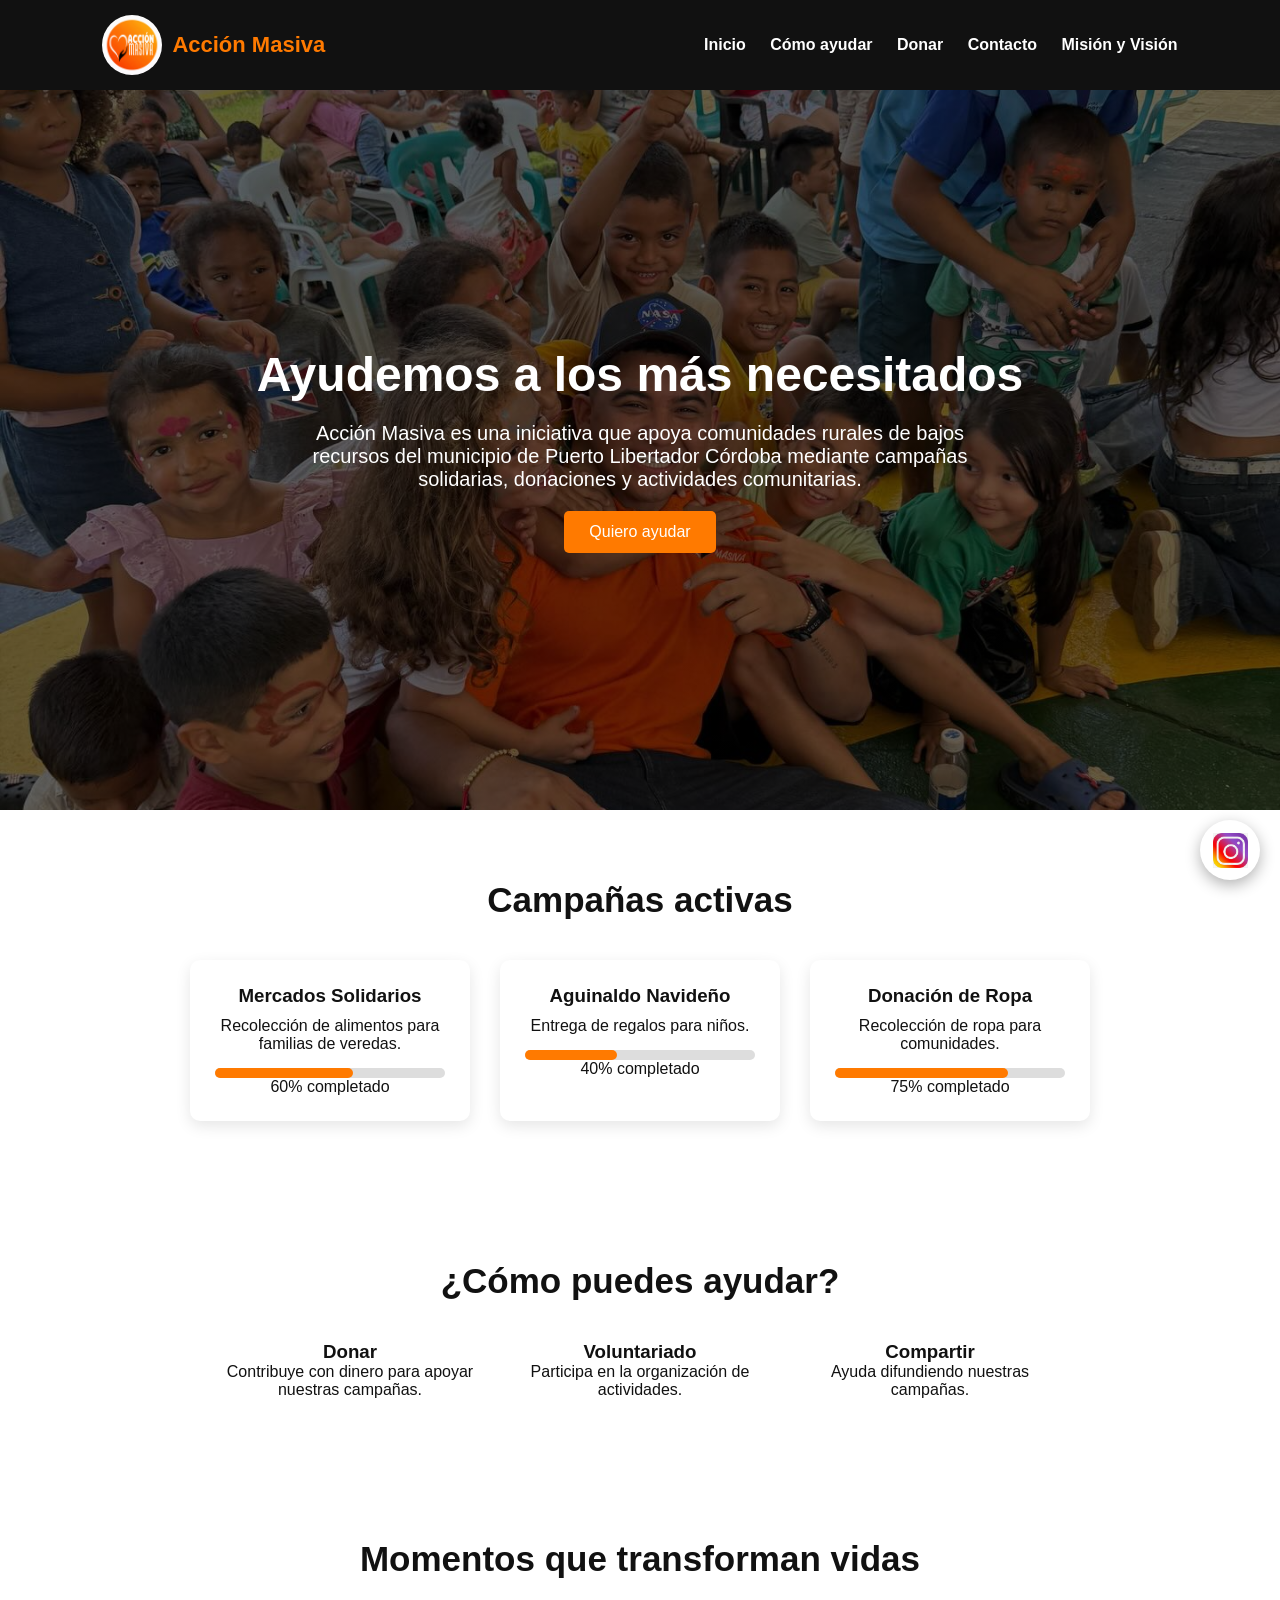
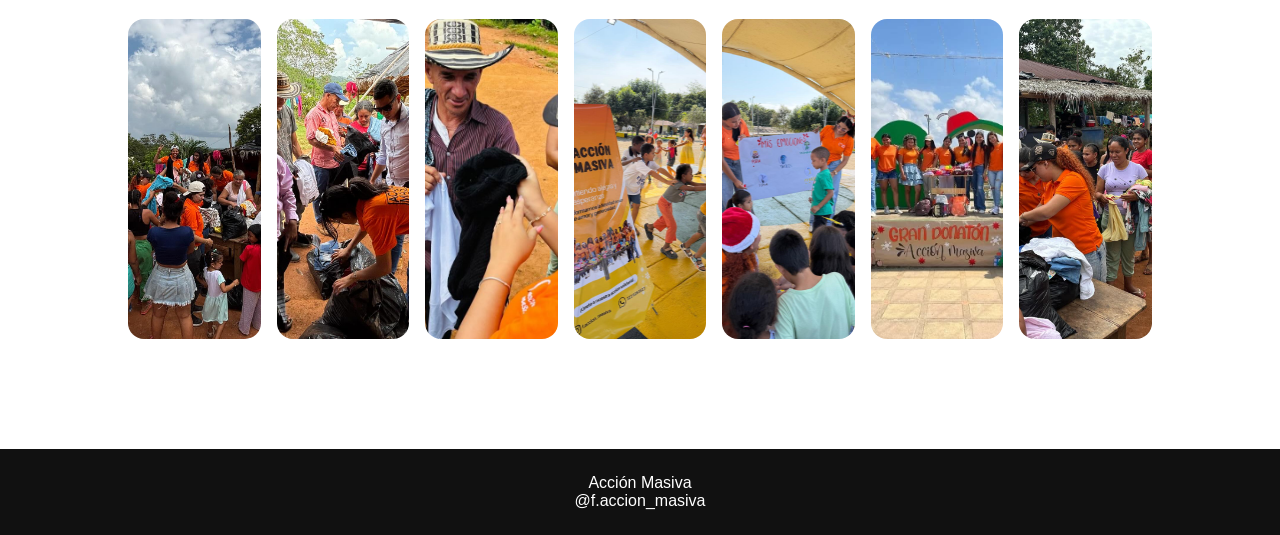
<file: Index.html>
<!DOCTYPE html>
<html lang="es">

<head>
    <meta charset="UTF-8">
    <meta name="viewport" content="width=device-width, initial-scale=1.0">

    <title>Acción Masiva</title>

    <link rel="stylesheet" href="Styles/global.css">
    <link rel="stylesheet" href="Styles/index.css">
</head>

<body>
    <header>
        <div class="logo-container">
            <img src="Imagenes/logo.png" alt="Logo Acción Masiva">
            <span class="logo-text">Acción Masiva</span>
        </div>
        <nav>
            <a href="Index.html">Inicio</a>
            <a href="ComoAyudar.html">Cómo ayudar</a>
            <a href="Donar.html">Donar</a>
            <a href="Contactos.html">Contacto</a>
            <a href="MisionVision.html">Misión y Visión</a>
        </nav>
    </header>


    <section class="hero">
        <div class="hero-content">
            <h2>Ayudemos a los más necesitados</h2>
            <p>
                Acción Masiva es una iniciativa que apoya comunidades rurales de bajos recursos del
                municipio de Puerto Libertador Córdoba
                mediante campañas solidarias, donaciones y actividades comunitarias.
            </p>
            <a href="ComoAyudar.html" class="btn">Quiero ayudar</a>
        </div>
    </section>

    <!-- CAMPAÑAS -->

    <section>
        <h2 class="titulo">Campañas activas</h2>
        <div class="cards">
            <div class="card">
                <h3>Mercados Solidarios</h3>
                <p>Recolección de alimentos para familias de veredas.</p>

                <div class="progress">
                    <div class="progress-bar"></div>
                </div>

                <p>60% completado</p>
            </div>

            <div class="card">
                <h3>Aguinaldo Navideño</h3>
                <p>Entrega de regalos para niños.</p>

                <div class="progress">
                    <div class="progress-bar progreso2"></div>
                </div>

                <p>40% completado</p>
            </div>

            <div class="card">
                <h3>Donación de Ropa</h3>
                <p>Recolección de ropa para comunidades.</p>

                <div class="progress">
                    <div class="progress-bar progreso3"></div>
                </div>
                <p>75% completado</p>
            </div>
        </div>
    </section>

    <!-- COMO AYUDAR -->

    <section>
        <h2 class="titulo">¿Cómo puedes ayudar?</h2>
        <div class="ayuda">
            <div class="ayuda-item">
                <h3>Donar</h3>
                <p>Contribuye con dinero para apoyar nuestras campañas.</p>
            </div>

            <div class="ayuda-item">
                <h3>Voluntariado</h3>
                <p>Participa en la organización de actividades.</p>
            </div>

            <div class="ayuda-item">
                <h3>Compartir</h3>
                <p>Ayuda difundiendo nuestras campañas.</p>
            </div>
        </div>
    </section>


    <section class="galeria">

        <h2 class="titulo">Momentos que transforman vidas</h2>
        <div class="kodfun-galeri">

            <div style="background-image: url('Imagenes/f.accion_masiva_6.jpg');"> </div>
            <div style="background-image: url('Imagenes/f.accion_masiva_8.jpg');"> </div>
            <div style="background-image: url('Imagenes/f.accion_masiva_4.jpg');"> </div>
            <div style="background-image: url('Imagenes/f.accion_masiva_11.jpg');"> </div>
            <div style="background-image: url('Imagenes/f.accion_masiva_1.jpg');"> </div>
            <div style="background-image: url('Imagenes/f.accion_masiva_10.jpg');"> </div>
            <div style="background-image: url('Imagenes/f.accion_masiva_7.jpg');"> </div>

        </div>

    </section>

    <footer>

        <p> Acción Masiva</p>
        <p> @f.accion_masiva </p>

    </footer>

    <a href="https://www.instagram.com/f.accion_masiva" target="_blank" class="ig-float">
        <img src="Imagenes/logoinsta.png" alt="Instagram">
    </a>

</body>

</html>
</file>
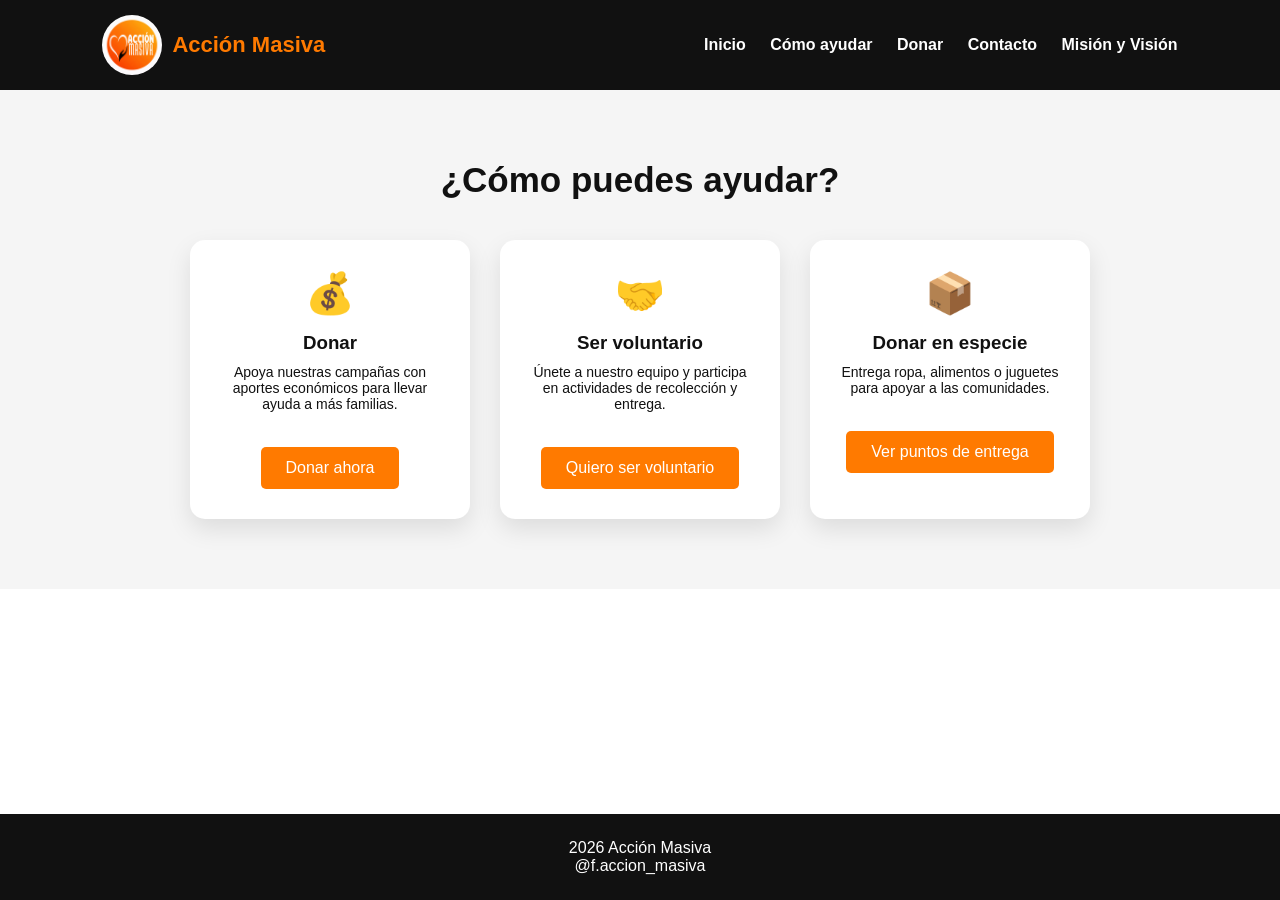
<file: ComoAyudar.html>
<!DOCTYPE html>
<html lang="es">

<head>

    <meta charset="UTF-8">
    <meta name="viewport" content="width=device-width, initial-scale=1.0">

    <title>Acción Masiva</title>

    <link rel="stylesheet" href="Styles/global.css">
    <link rel="stylesheet" href="Styles/ayuda.css">

</head>
<main>

    <body>

        <header>
            <div class="logo-container">
                <img src="Imagenes/logo.png" alt="Logo Acción Masiva">
                <span class="logo-text">Acción Masiva</span>
            </div>

            <nav>
                <a href="Index.html">Inicio</a>
                <a href="ComoAyudar.html">Cómo ayudar</a>
                <a href="Donar.html">Donar</a>
                <a href="Contactos.html">Contacto</a>
                <a href="MisionVision.html">Misión y Visión</a>
            </nav>

        </header>

        <section class="como-ayudar">

            <h2 class="titulo">¿Cómo puedes ayudar?</h2>

            <div class="ayuda-container">

                <div class="ayuda-card">
                    <div class="icono">💰</div>
                    <h3>Donar</h3>
                    <p>Apoya nuestras campañas con aportes económicos para llevar ayuda a más familias.</p>
                    <a href="Donar.html" class="btn">Donar ahora</a>
                </div>

                <div class="ayuda-card">
                    <div class="icono">🤝</div>
                    <h3>Ser voluntario</h3>
                    <p>Únete a nuestro equipo y participa en actividades de recolección y entrega.</p>
                    <a href="Voluntario.html" class="btn">Quiero ser voluntario</a>
                </div>

                <div class="ayuda-card">
                    <div class="icono">📦</div>
                    <h3>Donar en especie</h3>
                    <p>Entrega ropa, alimentos o juguetes para apoyar a las comunidades.</p>
                    <a href="PuntosEntrega.html" class="btn">Ver puntos de entrega</a>
                </div>

            </div>
        </section>
</main>
<footer>

    <p> 2026 Acción Masiva</p>
    <p> @f.accion_masiva </p>

</footer>

</body>

</html>
</file>
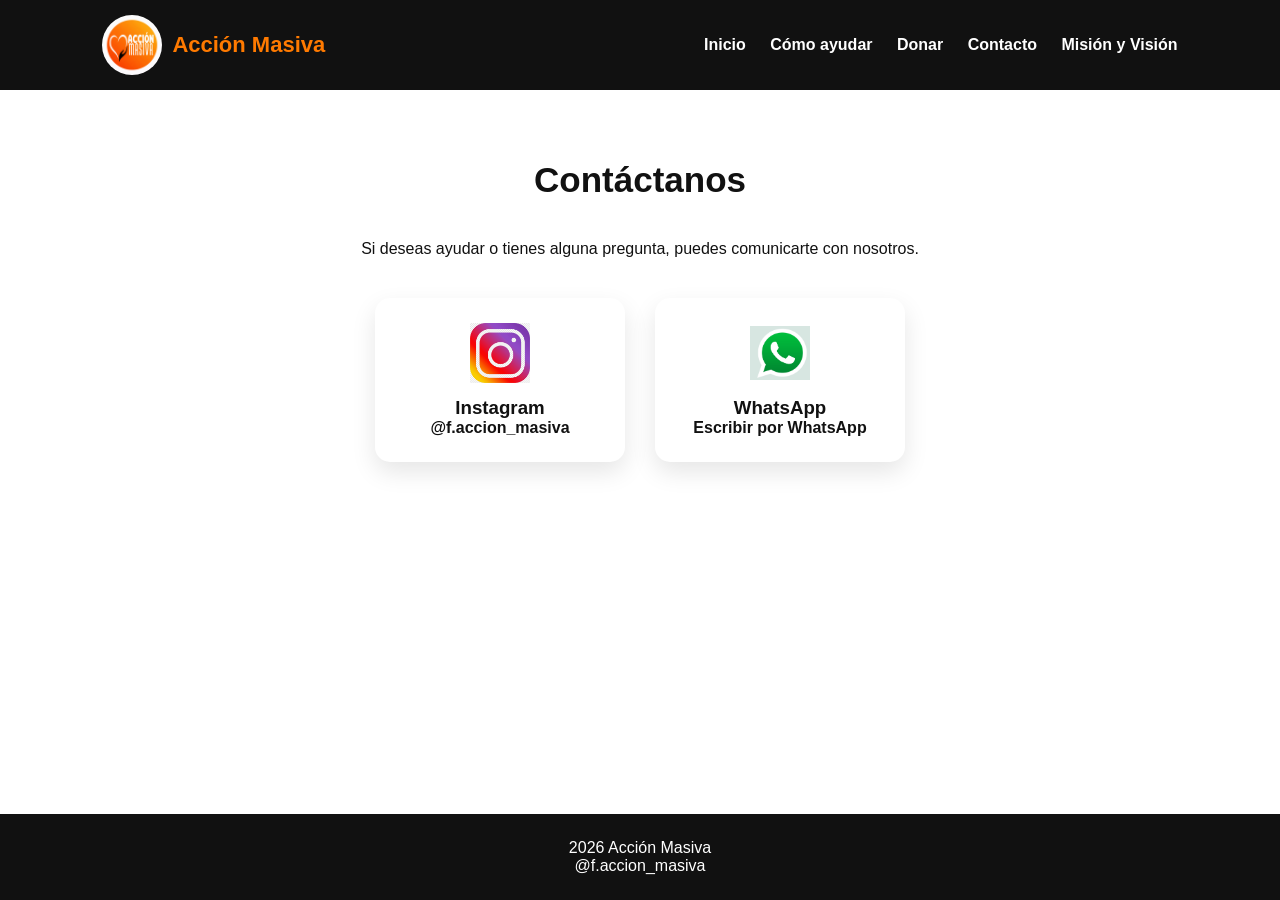
<file: Contactos.html>
<!DOCTYPE html>
<html lang="es">

<head>
    <meta charset="UTF-8">
    <meta name="viewport" content="width=device-width, initial-scale=1.0">

    <title>Acción Masiva</title>

    <link rel="stylesheet" href="Styles/global.css">
    <link rel="stylesheet" href="Styles/contacto.css">
</head>

<main>

    <body>
        <header>
            <div class="logo-container">
                <img src="Imagenes/logo.png" alt="Logo Acción Masiva">
                <span class="logo-text">Acción Masiva</span>
            </div>

            <nav>
                <a href="Index.html">Inicio</a>
                <a href="ComoAyudar.html">Cómo ayudar</a>
                <a href="Donar.html">Donar</a>
                <a href="Contactos.html">Contacto</a>
                <a href="MisionVision.html">Misión y Visión</a>
            </nav>

        </header>

        <section class="contacto">
            <h2 class="titulo">Contáctanos</h2>
            <p class="intro-contacto">
                Si deseas ayudar o tienes alguna pregunta, puedes comunicarte con nosotros.
            </p>

            <div class="contacto-container">

                <div class="contacto-card">
                    <img src="Imagenes/logoinsta.png" class="icono-contacto">
                    <h3>Instagram</h3>
                    <a href="https://www.instagram.com/f.accion_masiva" target="_blank">
                        @f.accion_masiva
                    </a>
                </div>

                <div class="contacto-card">
                    <img src="Imagenes/logowpp.jpg" class="icono-contacto">
                    <h3>WhatsApp</h3>

                    <a href="https://wa.me/573001234567" target="_blank">
                        Escribir por WhatsApp
                    </a>
                </div>
            </div>
        </section>
    
</main>
    </section>
        <footer>

            <p> 2026 Acción Masiva</p>
            <p> @f.accion_masiva </p>

        </footer>
    </section>
</body>
</html>
</file>
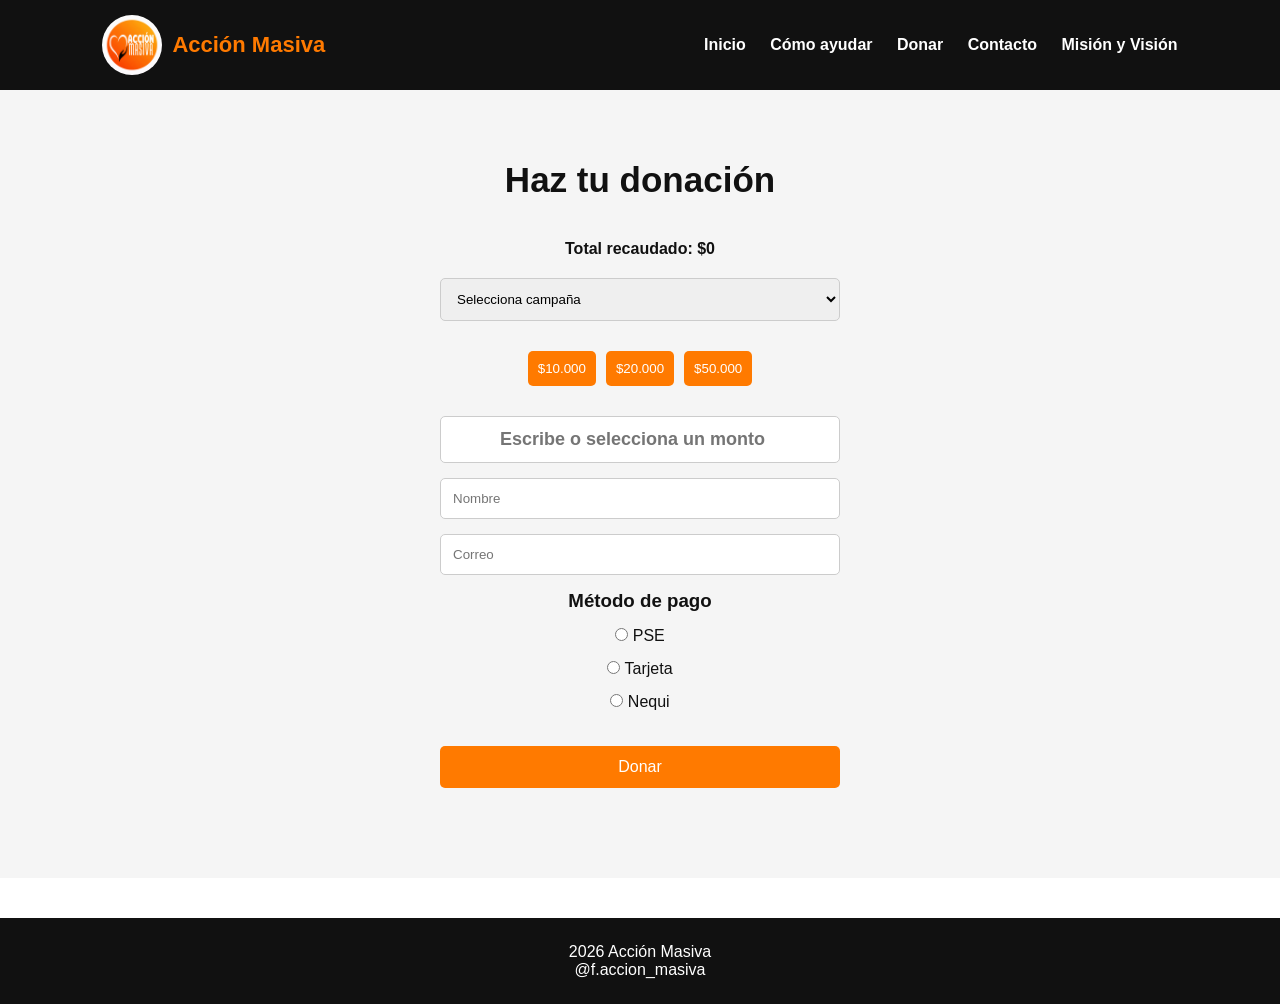
<file: Donar.html>
<!DOCTYPE html>
<html lang="es">

<head>
    <meta charset="UTF-8">
    <meta name="viewport" content="width=device-width, initial-scale=1.0">

    <title>Acción Masiva</title>

    <link rel="stylesheet" href="Styles/global.css">
    <link rel="stylesheet" href="Styles/donar.css">
</head>

<body>
    <header>
        <div class="logo-container">
            <img src="Imagenes/logo.png" alt="Logo Acción Masiva">
            <span class="logo-text">Acción Masiva</span>
        </div>

        <nav>
            <a href="Index.html">Inicio</a>
            <a href="ComoAyudar.html">Cómo ayudar</a>
            <a href="Donar.html">Donar</a>
            <a href="Contactos.html">Contacto</a>
            <a href="MisionVision.html">Misión y Visión</a>
        </nav>
    </header>

    <section class="donar">
        <h2 class="titulo">Haz tu donación</h2>
        <p id="total">Total recaudado: $0</p>

        <form id="formDonacion">

            <select id="campaña">
                <option value="">Selecciona campaña</option>
                <option>Aguinaldo Navideño</option>
                <option>Mercados Solidarios</option>
                <option>Donación de ropa</option>
            </select>

            <div class="montos">
                <button type="button" onclick="seleccionarMonto(10000)">$10.000</button>
                <button type="button" onclick="seleccionarMonto(20000)">$20.000</button>
                <button type="button" onclick="seleccionarMonto(50000)">$50.000</button>
            </div>

            <input type="number" id="monto" placeholder="Escribe o selecciona un monto">

            <input type="text" id="nombre" placeholder="Nombre">
            <input type="email" id="correo" placeholder="Correo">

            <h3>Método de pago</h3>

            <label><input type="radio" name="pago"> PSE</label>
            <label><input type="radio" name="pago"> Tarjeta</label>
            <label><input type="radio" name="pago"> Nequi</label>

            <button type="submit" class="btn">Donar</button>
        </form>

        <!-- MODAL -->
        <div id="modal" class="modal">

            <div class="modal-content">
                <h2>🎉 ¡Gracias por tu donación!</h2>
                <p id="mensajeModal"></p>
                <button onclick="cerrarModal()" class="btn">Cerrar</button>
            </div>

        </div>

        <div id="mensaje" class="mensaje-exito"></div>

    </section>
    <script src="js/script.js"></script>

    <footer>
        <p> 2026 Acción Masiva</p>
        <p> @f.accion_masiva </p>
    </footer>

</body>
</html>
</file>
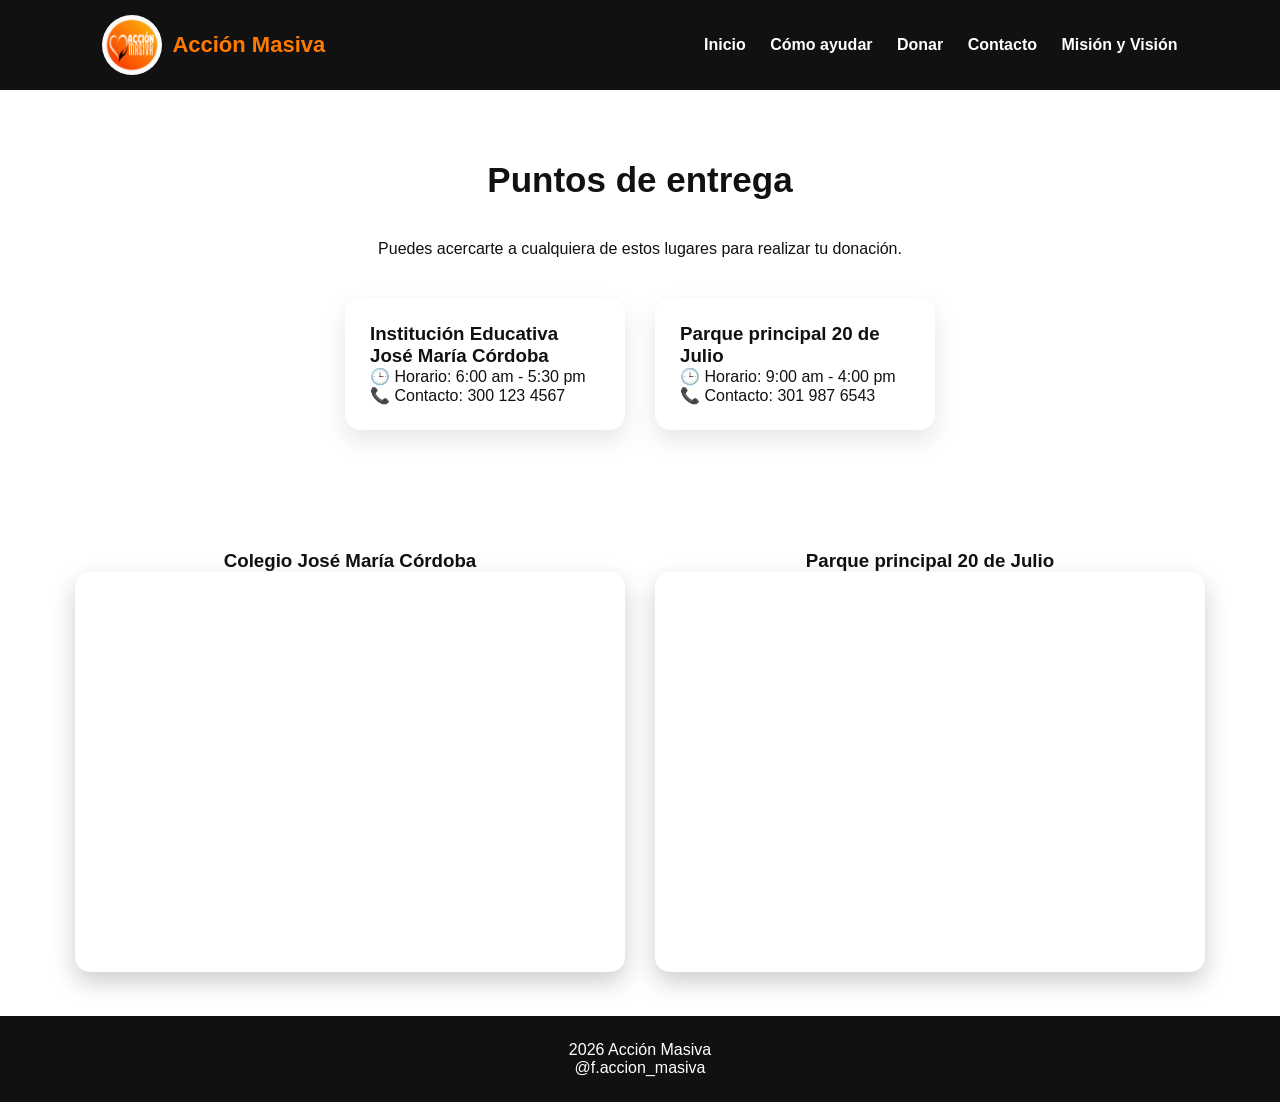
<file: PuntosEntrega.html>
<!DOCTYPE html>
<html lang="es">

<head>

    <meta charset="UTF-8">
    <meta name="viewport" content="width=device-width, initial-scale=1.0">

    <title>Acción Masiva</title>

    <link rel="stylesheet" href="Styles/global.css">
    <link rel="stylesheet" href="Styles/puntos.css">

</head>

<body>

    <header>
        <div class="logo-container">
            <img src="Imagenes/logo.png" alt="Logo Acción Masiva">
            <span class="logo-text">Acción Masiva</span>
        </div>

        <nav>
            <a href="Index.html">Inicio</a>
            <a href="ComoAyudar.html">Cómo ayudar</a>
            <a href="Donar.html">Donar</a>
            <a href="Contactos.html">Contacto</a>
            <a href="MisionVision.html">Misión y Visión</a>
        </nav>

    </header>

    <section class="puntos">

        <h2 class="titulo">Puntos de entrega</h2>

        <p class="intro-puntos">
            Puedes acercarte a cualquiera de estos lugares para realizar tu donación.
        </p>

        <div class="puntos-container">

            <div class="punto-card">
                <h3>Institución Educativa José María Córdoba</h3>
                <p>🕒 Horario: 6:00 am - 5:30 pm</p>
                <p>📞 Contacto: 300 123 4567</p>
            </div>

            <div class="punto-card">
                <h3>Parque principal 20 de Julio</h3>
                <p>🕒 Horario: 9:00 am - 4:00 pm</p>
                <p>📞 Contacto: 301 987 6543</p>
            </div>

        </div>

    </section>

    <div class="mapas-container">
        <div class="mapa-item">
            <h3> Colegio José María Córdoba </h3>
            <iframe
                src="https://www.google.com/maps/embed?pb=!1m18!1m12!1m3!1d3952.03377844593!2d-75.66926014451056!3d7.891534996498038!2m3!1f0!2f0!3f0!3m2!1i1024!2i768!4f13.1!3m3!1m2!1s0x8e5b1f615ea14b89%3A0xdca219e41f4b6e9d!2sColegio%20jose%20maria%20cordoba!5e0!3m2!1ses-419!2sco!4v1773952220874!5m2!1ses-419!2sco"
                loading="lazy" referrerpolicy="no-referrer-when-downgrade">
            </iframe>
        </div>

        <div class="mapa-item">
            <h3> Parque principal 20 de Julio </h3>
            <iframe
                src="https://www.google.com/maps/embed?pb=!1m18!1m12!1m3!1d15808.091497861536!2d-75.6798694302246!3d7.892675400000001!2m3!1f0!2f0!3f0!3m2!1i1024!2i768!4f13.1!3m3!1m2!1s0x8e5b1f831026faf7%3A0xa485e2284578de7b!2sParque%2020%20de%20Julio!5e0!3m2!1ses-419!2sco!4v1773947256120!5m2!1ses-419!2sco"
                loading="lazy" referrerpolicy="no-referrer-when-downgrade">
            </iframe>
        </div>

    </div>

    <footer>

        <p> 2026 Acción Masiva</p>
        <p> @f.accion_masiva </p>

    </footer>

</body>

</html>
</file>
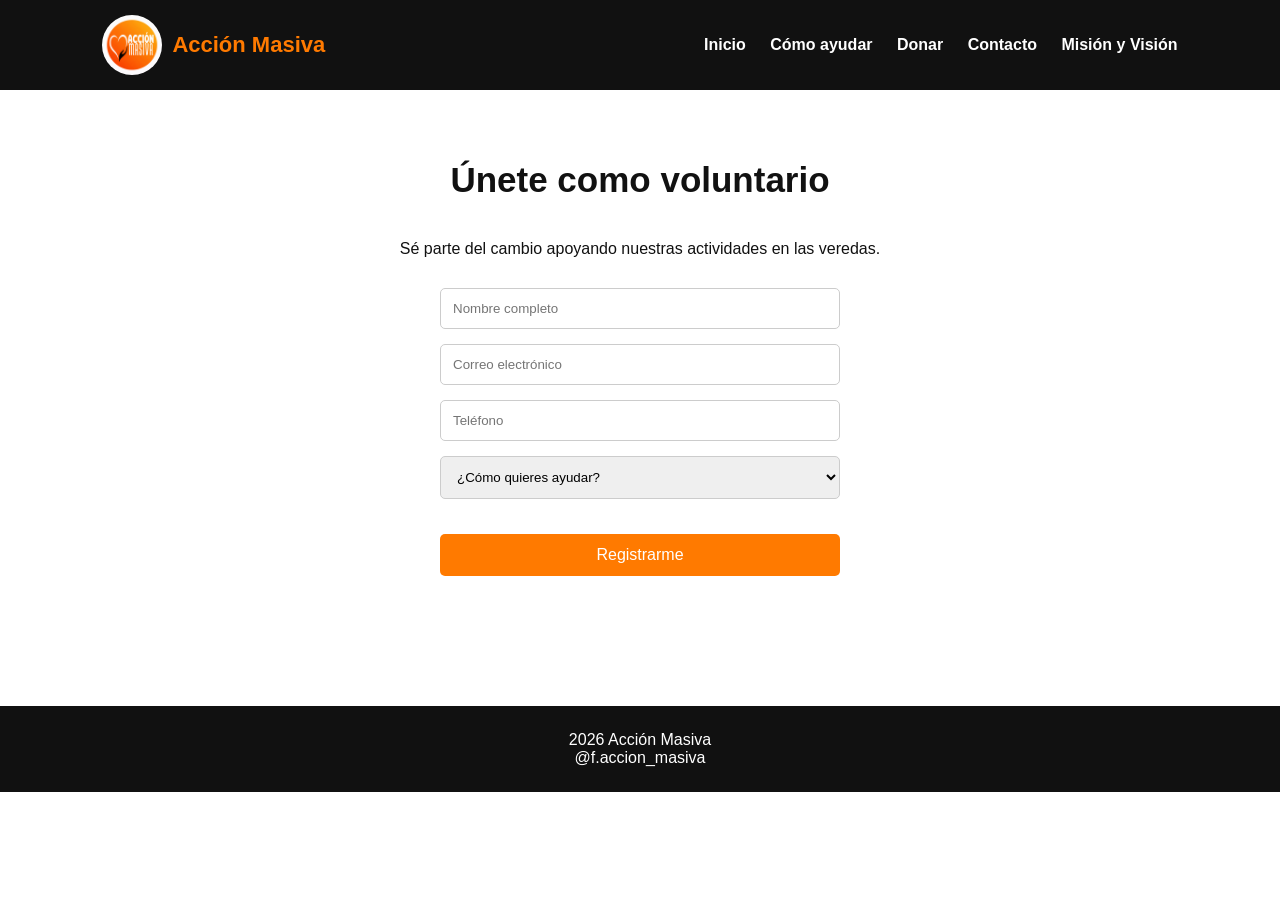
<file: Voluntario.html>
<!DOCTYPE html>
<html lang="es">

<head>

    <meta charset="UTF-8">
    <meta name="viewport" content="width=device-width, initial-scale=1.0">

    <title>Acción Masiva</title>

    <link rel="stylesheet" href="Styles/global.css">
    <link rel="stylesheet" href="Styles/voluntario.css">

</head>

<body>

    <header>
        <div class="logo-container">
            <img src="Imagenes/logo.png" alt="Logo Acción Masiva">
            <span class="logo-text">Acción Masiva</span>
        </div>

        <nav>
            <a href="Index.html">Inicio</a>
            <a href="ComoAyudar.html">Cómo ayudar</a>
            <a href="Donar.html">Donar</a>
            <a href="Contactos.html">Contacto</a>
            <a href="MisionVision.html">Misión y Visión</a>
        </nav>

    </header>
    <section class="voluntario">

        <h2 class="titulo">Únete como voluntario</h2>

        <p class="intro-vol">
            Sé parte del cambio apoyando nuestras actividades en las veredas.
        </p>

        <form id="formVoluntario">

            <input type="text" id="nombreVol" placeholder="Nombre completo" required>
            <input type="email" id="correoVol" placeholder="Correo electrónico" required>
            <input type="text" placeholder="Teléfono">

            <select id="area">
                <option value="">¿Cómo quieres ayudar?</option>
                <option>Recolección</option>
                <option>Logística</option>
                <option>Entrega de ayudas</option>
            </select>

            <button type="submit" class="btn">Registrarme</button>

        </form>
        <div id="modalVol" class="modal">
            <div class="modal-content">
                <h2>¡Registro exitoso!</h2>
                <p id="mensajeVolModal"></p>
                <button onclick="cerrarModalVol()" class="btn">Cerrar</button>
            </div>
        </div>
        <p id="mensajeVol"></p>

    </section>

    <script src="js/voluntario.js"></script>
    <footer>
        <p> 2026 Acción Masiva</p>
        <p> @f.accion_masiva </p>
    </footer>

</body>

</html>
</file>
<file: Styles/global.css>
/* ================= RESET ================= */
*{
margin:0;
padding:0;
box-sizing:border-box;
/* Hace que el tamaño incluya padding y borde → más fácil de controlar */

font-family: Arial, Helvetica, sans-serif;
/* Fuente general de toda la página */
}


/* ================= PALETA ================= */
:root{
--naranja:#ff7a00; 
/* Color principal (identidad visual) */

--negro:#111; 
/* Para header, footer y texto fuerte */

--blanco:#ffffff; 
/* Fondo principal */

--gris:#f5f5f5; 
/* Fondo de secciones suaves */
}


/* ================= BODY ================= */
body{
background:var(--blanco); 
/* Fondo blanco */

color:var(--negro); 
/* Texto principal */
}


/* ================= HEADER ================= */
header{
background:var(--negro); 
/* Fondo oscuro */

color:white; 
/* Texto blanco */

padding:15px 8%; 
/* Espacio interno */

display:flex; 
/* Flexbox para organizar */

justify-content:space-between; 
/* Logo a la izquierda, menú a la derecha */

align-items:center; 
/* Centra verticalmente */
}


/* ================= LOGO ================= */
.logo-container{
display:flex; 
/* Logo + texto en fila */

align-items:center; 
/* Centrado vertical */

gap:10px; 
/* Espacio entre imagen y texto */
}

.logo-container img{
width:60px;
height:60px;

border-radius:50%; 
/* Hace el logo redondo */

object-fit:cover; 
/* Evita que la imagen se deforme */
}

.logo-text{
color:var(--naranja); 
/* Color llamativo */

font-size:22px;
font-weight:bold;
}


/* ================= NAV ================= */
nav a{
color:white; 
/* Texto blanco */

text-decoration:none; 
/* Quita subrayado */

margin-left:20px; 
/* Espacio entre enlaces */

font-weight:bold;

transition:0.3s; 
/* Animación suave */
}

nav a:hover{
color:var(--naranja); 
/* Cambio de color al pasar el mouse */
}


/* ================= BOTONES ================= */
.btn{
display:inline-block;
/* Permite que links se comporten como botones */

margin-top:20px;

padding:12px 25px;

background:var(--naranja); 
/* Color principal */

border:none;

color:white;

font-size:16px;

cursor:pointer; 
/* Cursor tipo botón */

border-radius:5px;

text-decoration:none; 
/* Quita subrayado en links */
}


/* ================= SECCIONES ================= */
section{
padding:70px 10%; 
/* Espaciado general de todas las secciones */
}

.titulo{
text-align:center; 
/* Centra títulos */

font-size:35px;

margin-bottom:40px; 
/* Espacio debajo */
}


/* ================= FORMULARIOS ================= */
form{
max-width:400px; 
/* Limita ancho */

margin:auto; 
/* Centra el formulario */

display:flex;
flex-direction:column; 
/* Elementos en columna */

gap:15px; 
/* Espacio entre campos */
}

input, select{
padding:12px;

border:1px solid #ccc;

border-radius:5px; 
/* Bordes redondeados */
}


/* ================= FOOTER ================= */
footer{
background:var(--negro);

color:white;

text-align:center;

padding:25px;

margin-top:40px;
}


/* ================= LAYOUT (IMPORTANTE) ================= */

/* Hace que la página ocupe toda la altura */
html, body{
height:100%;
}

/* Permite organizar header, contenido y footer */
body{
display:flex;
flex-direction:column;
}

/* Hace que el contenido crezca y empuje el footer abajo */
main{
flex:1;
}
</file>
<file: Styles/index.css>
/* Reset básico: elimina márgenes y padding por defecto del navegador
y asegura que el tamaño de los elementos incluya padding y borde */
*{
margin:0;
padding:0;
box-sizing:border-box;
font-family: Arial, Helvetica, sans-serif; /* Fuente general de toda la página */
}

/* ================= PALETA DE COLORES ================= */

/* Aquí se definen variables CSS para reutilizar colores en toda la página.
Esto facilita cambiar colores después sin modificar todo el código */
:root{
--naranja:#ff7a00;   /* Color principal de la página */
--negro:#111;        /* Color oscuro para header y footer */
--blanco:#ffffff;    /* Color base de fondo */
--gris:#f5f5f5;      /* Color de fondo para secciones suaves */
}

/* Estilo general del body */
body{
background:var(--blanco); /* Fondo blanco */
color:var(--negro);       /* Texto principal negro */
}

/* ================= HEADER (MENÚ SUPERIOR) ================= */

/* Contenedor del menú de navegación */
header{

/* Contenedor del logo y texto */
.logo-container{
display:flex;
align-items:center;
gap:10px;
}

.logo-container img{
width:60px;
height:60px;
border-radius:50%;
object-fit:cover;
}

/* Texto del logo */
.logo-text{
color:var(--naranja);
font-size:22px;
font-weight:bold;
}

background:var(--negro); /* Fondo negro */
color:white;             /* Texto blanco */
padding:15px 8%;         /* Espacio interno */
display:flex;            /* Activa flexbox */
justify-content:space-between; /* Logo a la izquierda, menú a la derecha */
align-items:center;      /* Centra verticalmente */
}



/* Estilo de los links del menú */
nav a{
color:white;              /* Texto blanco */
text-decoration:none;     /* Quita el subrayado */
margin-left:20px;         /* Espacio entre enlaces */
font-weight:bold;         /* Texto en negrita */
transition:0.3s;          /* Animación suave cuando cambia color */
}

/* Efecto cuando el mouse pasa por encima */
nav a:hover{
color:var(--naranja); /* Cambia a naranja */
}

/* ================= HERO (SECCIÓN PRINCIPAL) ================= */

/* Sección grande inicial con imagen de fondo */
.hero{
min-height:80vh;; /* Ocupa el 80% del alto de la pantalla */

background:linear-gradient(rgba(0,0,0,0.6),rgba(0,0,0,0.6)),
url("../Imagenes/f.accion_masiva_2.jpg");
/* Gradiente oscuro encima de la imagen para que el texto se vea mejor */

background-size:cover;      /* La imagen cubre toda el área */
background-position:center; /* Centra la imagen */

display:flex;
align-items:center;         /* Centra verticalmente el contenido */
justify-content:center;     /* Centra horizontalmente */
text-align:center;          /* Centra el texto */

color:white;                /* Texto blanco */
padding:20px;               /* Espacio interno */
}

/* Título principal del hero */
.hero h2{
font-size:48px;   /* Tamaño grande */
margin-bottom:20px; /* Espacio debajo */
}

/* Texto descriptivo */
.hero p{
font-size:20px;
max-width:700px; /* Limita ancho para mejor lectura */
margin:auto;     /* Centra el texto */
}

/* ================= BOTONES ================= */

/* Clase general para botones */
.btn{
display:inline-block;
margin-top:20px;
padding:12px 25px;         /* Tamaño del botón */
background:var(--naranja); /* Color principal */
border:none;               /* Sin borde */
color:white;               /* Texto blanco */
font-size:16px;
cursor:pointer;            /* Cambia el cursor al pasar */
border-radius:5px;         /* Bordes redondeados */
}

/* ================= SECCIONES ================= */

/* Espaciado general de todas las secciones */
section{
padding:70px 10%; /* Espacio arriba/abajo y laterales */
}

/* Títulos de cada sección */
.titulo{
text-align:center;   /* Centrado */
font-size:35px;      /* Tamaño grande */
margin-bottom:40px; /* Espacio debajo */
}

/* ================= CARDS (TARJETAS) ================= */

/* Contenedor de las tarjetas */
.cards{
display:flex;
gap:30px;          /* Espacio entre tarjetas */
flex-wrap:wrap;    /* Permite que bajen en pantallas pequeñas */
justify-content:center; /* Centra las tarjetas */
}

/* Estilo individual de cada card */
.card{
background:white;
box-shadow:0 5px 15px rgba(0,0,0,0.1); /* Sombra suave */
padding:25px;
width:280px;
border-radius:10px; /* Bordes redondeados */
text-align:center;
}

/* Espacio debajo del título de la card */
.card h3{
margin-bottom:10px;
}

/* ================= BARRA DE PROGRESO ================= */

/* Fondo de la barra */
.progress{
background:#ddd;     /* Gris claro */
height:10px;         /* Altura de la barra */
border-radius:10px;
margin-top:15px;
}

/* Barra que representa el progreso */
.progress-bar{
height:10px;
background:var(--naranja); /* Color de progreso */
width:60%; /* Porcentaje de progreso */
border-radius:10px;
}

/* Diferentes porcentajes de progreso */
.progreso2{
width:40%;
}

.progreso3{
width:75%;
}

/* ================= SECCIÓN AYUDA ================= */

/* Contenedor de las opciones para ayudar */
.ayuda{
display:flex;
gap:40px;
flex-wrap:wrap; /* Para que se adapte a móviles */
justify-content:center;
}

/* Cada bloque de ayuda */
.ayuda-item{
width:250px;
text-align:center;
}

/* ================= SECCIÓN DONAR ================= */

/* Fondo gris claro para diferenciar la sección */
.donar{
background:var(--gris);
text-align:center;
}

/* Estilo del formulario */
form{
max-width:400px;
margin:auto;
display:flex;
flex-direction:column; /* Elementos uno debajo de otro */
gap:15px;              /* Espacio entre campos */
}

/* Campos de entrada */
input, select{
padding:12px;
border:1px solid #ccc;
border-radius:5px;
}


/* GALERÍA */
.galeria{
padding:70px 10%;
text-align:center;
}

.kodfun-galeri{
display:flex;
height:20rem;
gap:1rem;
}

.kodfun-galeri> div{
flex:1;
border-radius:1rem;
background-position:center;
background-repeat:no-repeat;
background-size:auto 100%;
transition: all .8s cubic-bezier(.25, .4,.45,1.4);
}

.kodfun-galeri>div:hover{
flex:5;
}

.descripcion-empresa{
font-size:25px;
line-height:1.6;
color:#333;
margin-bottom:30px;
}

/* Botón flotante Instagram */
.ig-float{
position:fixed;
bottom:20px;
right:20px;
width:60px;
height:60px;
border-radius:50%;
background:white;
display:flex;
align-items:center;
justify-content:center;
box-shadow:0 5px 15px rgba(0,0,0,0.3);
z-index:1000;
transition:0.3s;
}

/* Imagen dentro */
.ig-float img{
width:35px;
height:35px;
object-fit:contain;
}

/* Efecto hover */
.ig-float:hover{
transform:scale(1.1);
}
</file>
<file: Styles/ayuda.css>
/* Sección general "Cómo ayudar" */
.como-ayudar{
background:var(--gris); 
/* Fondo gris claro para diferenciar esta sección del resto de la página */
}


/* Contenedor de todas las tarjetas */
.ayuda-container{
display:flex; 
/* Activa flexbox para organizar las tarjetas en fila */

gap:30px; 
/* Espacio entre cada tarjeta */

flex-wrap:wrap; 
/* Permite que bajen a otra línea en pantallas pequeñas */

justify-content:center; 
/* Centra las tarjetas horizontalmente */
}


/* Estilo de cada tarjeta */
.ayuda-card{
background:white; 
/* Fondo blanco para resaltar sobre el gris */

padding:30px; 
/* Espacio interno */

width:280px; 
/* Ancho fijo de cada tarjeta */

border-radius:15px; 
/* Bordes redondeados */

text-align:center; 
/* Centra el contenido (texto, iconos) */

box-shadow:0 10px 25px rgba(0,0,0,0.1); 
/* Sombra suave para efecto de tarjeta elevada */

transition:0.3s; 
/* Animación suave para efectos como hover */
}


/* Efecto al pasar el mouse */
.ayuda-card:hover{
transform:translateY(-10px); 
/* Hace que la tarjeta suba un poco → efecto moderno */
}


/* Iconos (emoji o imagen) */
.icono{
font-size:40px; 
/* Tamaño grande para destacar */

margin-bottom:15px; 
/* Espacio debajo del icono */
}


/* Títulos dentro de las tarjetas */
.ayuda-card h3{
margin-bottom:10px; 
/* Espacio entre el título y el texto */
}


/* Texto descriptivo */
.ayuda-card p{
font-size:14px; 
/* Tamaño un poco más pequeño para descripción */

margin-bottom:15px; 
/* Espacio antes del botón */
}
</file>
<file: Styles/contacto.css>
/* Sección de contacto */
.contacto{
text-align:center;
/* Centra todo el contenido de la sección (títulos, cards, etc.) */
}


/* Texto introductorio */
.intro-contacto{
max-width:600px; 
/* Limita el ancho del texto para mejor lectura */

margin:0 auto 40px auto; 
/* Centra horizontalmente y agrega espacio abajo */
}


/* Contenedor de las tarjetas */
.contacto-container{
display:flex; 
/* Activa flexbox para organizar las tarjetas */

gap:30px; 
/* Espacio entre cada tarjeta */

flex-wrap:wrap; 
/* Permite que bajen en pantallas pequeñas */

justify-content:center; 
/* Centra las tarjetas horizontalmente */
}


/* Tarjetas de contacto */
.contacto-card{
background:white; 
/* Fondo blanco para resaltar */

padding:25px; 
/* Espacio interno */

width:250px; 
/* Ancho fijo */

border-radius:15px; 
/* Bordes redondeados */

box-shadow:0 10px 25px rgba(0,0,0,0.1); 
/* Sombra suave para efecto de tarjeta */

transition:0.3s; 
/* Animación suave */
}


/* Efecto al pasar el mouse */
.contacto-card:hover{
transform:translateY(-8px); 
/* Hace que la tarjeta suba ligeramente */
}


/* Iconos (Instagram, WhatsApp, etc.) */
.icono-contacto{
width:60px; 
height:60px; 

object-fit:contain; 
/* Ajusta la imagen sin deformarla */

margin-bottom:10px; 
/* Espacio debajo del icono */
}


/* Links dentro de la tarjeta */
.contacto-card a{
text-decoration:none; 
/* Quita el subrayado */

color:var(--negro); 
/* Color negro */

font-weight:bold; 
/* Texto en negrita */
}


/* Efecto hover en los links */
.contacto-card a:hover{
color:var(--naranja); 
/* Cambia a naranja al pasar el mouse */
}
</file>
<file: Styles/donar.css>
/* Sección general de donar */
.donar{
background:var(--gris); 
/* Fondo gris para diferenciar la sección */

text-align:center; 
/* Centra todo el contenido */
}


/* ================= MONTOS ================= */

/* Contenedor de botones de montos */
.montos{
display:flex; 
/* Organiza los botones en fila */

gap:10px; 
/* Espacio entre botones */

justify-content:center; 
/* Centra los botones */

margin:15px 0; 
/* Espacio arriba y abajo */
}


/* Botones de monto */
.montos button{
padding:10px; 
/* Tamaño interno */

border:none; 
/* Sin borde */

background:var(--naranja); 
/* Color principal */

color:white; 
/* Texto blanco */

border-radius:5px; 
/* Bordes redondeados */

cursor:pointer; 
/* Cambia el cursor al pasar */
}


/* ================= TOTAL ================= */

/* Texto del total recaudado */
#total{
text-align:center; 
/* Centrado */

font-weight:bold; 
/* Negrita */

margin-bottom:20px; 
/* Espacio debajo */
}


/* ================= INPUT MONTO ================= */

/* Campo donde se muestra o escribe el monto */
#monto{
text-align:center; 
/* Centra el número */

font-size:18px; 
/* Tamaño más grande */

font-weight:bold; 
/* Destaca el valor */
}


/* ================= MENSAJE ================= */

/* Mensaje de éxito (inicialmente oculto) */
.mensaje-exito{
margin-top:20px;
font-size:18px;

color:#2ecc71; 
/* Verde → indica éxito */

text-align:center;

/* Oculto al inicio */
opacity:0;
transform:translateY(20px);

/* Animación suave */
transition:all 0.5s ease;
}


/* Cuando se activa el mensaje */
.mensaje-exito.mostrar{
opacity:1; 
/* Se vuelve visible */

transform:translateY(0); 
/* Sube suavemente */
}


/* ================= MODAL ================= */

/* Fondo oscuro del modal */
.modal{
display:none; 
/* Oculto por defecto */

position:fixed; 
/* Se mantiene fijo en pantalla */

top:0;
left:0;
width:100%;
height:100%;

background:rgba(0,0,0,0.6); 
/* Fondo oscuro semi-transparente */

justify-content:center;
align-items:center; 
/* Centra el contenido */
}


/* Caja del modal */
.modal-content{
background:white;
padding:30px;

border-radius:15px; 
/* Bordes redondeados */

text-align:center;

width:300px; 
/* Tamaño del cuadro */

animation:aparecer 0.4s ease; 
/* Animación al aparecer */
}


/* ================= ANIMACIÓN ================= */

/* Animación del modal */
@keyframes aparecer{
from{
opacity:0;
transform:scale(0.8); 
/* Empieza pequeño */
}
to{
opacity:1;
transform:scale(1); 
/* Termina tamaño normal */
}
}
</file>
<file: Styles/puntos.css>
/* ================= SECCIÓN PUNTOS ================= */

/* Sección general */
.puntos{
text-align:center; 
/* Centra títulos y contenido general */
}


/* Texto introductorio */
.intro-puntos{
max-width:600px; 
/* Limita el ancho para mejor lectura */

margin:0 auto 40px auto; 
/* Centra horizontalmente y da espacio abajo */
}


/* ================= CONTENEDOR DE TARJETAS ================= */

.puntos-container{
display:flex; 
/* Organiza las tarjetas en fila */

gap:30px; 
/* Espacio entre tarjetas */

flex-wrap:wrap; 
/* Permite que bajen en pantallas pequeñas */

justify-content:center; 
/* Centra las tarjetas */
}


/* ================= TARJETAS ================= */

.punto-card{
background:white; 
/* Fondo blanco */

padding:25px; 
/* Espacio interno */

width:280px; 
/* Tamaño de cada tarjeta */

border-radius:15px; 
/* Bordes redondeados */

box-shadow:0 10px 25px rgba(0,0,0,0.1); 
/* Sombra suave */

text-align:left; 
/* Alinea el texto a la izquierda (más natural para direcciones) */

transition:0.3s; 
/* Animación suave */
}


/* Efecto hover */
.punto-card:hover{
transform:translateY(-8px); 
/* Hace que la tarjeta suba un poco */
}


/* ================= MAPAS ================= */

/* Contenedor de los mapas */
.mapas-container{
display:flex; 
/* Organiza los mapas en fila */

gap:30px; 
/* Espacio entre mapas */

flex-wrap:wrap; 
/* Permite que bajen en pantallas pequeñas */

justify-content:center; 
/* Centra los mapas */

margin-top:50px; 
/* Espacio arriba */
}


/* Cada mapa individual */
.mapa-item{
width:550px; 
/* Tamaño de cada mapa */

text-align:center; 
/* Centra el título del mapa */
}


/* iframe (mapa de Google) */
.mapa-item iframe{
width:100%; 
/* Ocupa todo el ancho del contenedor */

height:400px; 
/* Altura del mapa */

border:0; 
/* Quita borde por defecto */

border-radius:15px; 
/* Bordes redondeados */

box-shadow:0 10px 25px rgba(0,0,0,0.2); 
/* Sombra para efecto visual */
}
</file>
<file: Styles/voluntario.css>
/* ================= SECCIÓN VOLUNTARIO ================= */

/* Sección general */
.voluntario{
text-align:center; 
/* Centra todo el contenido */
}


/* Texto introductorio */
.intro-vol{
max-width:600px; 
/* Limita el ancho para mejor lectura */

margin:0 auto 30px auto; 
/* Centra horizontalmente y da espacio abajo */
}


/* ================= FORMULARIO ================= */

/* Formulario de voluntarios */
#formVoluntario{
max-width:400px; 
/* Ancho máximo */

margin:auto; 
/* Centra el formulario */

display:flex;
flex-direction:column; 
/* Organiza los campos en columna */

gap:15px; 
/* Espacio entre campos */
}


/* Inputs y select */
#formVoluntario input,
#formVoluntario select{
padding:12px; 
/* Espacio interno */

border-radius:5px; 
/* Bordes redondeados */

border:1px solid #ccc; 
/* Borde suave */
}


/* ================= MENSAJE ================= */

/* Mensaje después de enviar */
#mensajeVol{
margin-top:20px;
font-size:18px;

color:#000000; 
/* Color negro */

text-align:center; 
/* Centrado */
}


/* ================= MODAL ================= */

/* ⚠️ OJO: aquí corregimos tu comentario que estaba mal cerrado */
/* ====== MODAL ====== */

/* Fondo oscuro */
.modal{
display:none; 
/* Oculto por defecto */

position:fixed; 
/* Se mantiene fijo en pantalla */

top:0;
left:0;
width:100%;
height:100%;

background:rgba(0,0,0,0.6); 
/* Fondo oscuro semi-transparente */

justify-content:center;
align-items:center; 
/* Centra el contenido */
}


/* Caja blanca del modal */
.modal-content{
background:white;
padding:30px;

border-radius:15px; 
/* Bordes redondeados */

text-align:center;

width:300px; 
/* Tamaño del cuadro */

animation:aparecer 0.4s ease; 
/* Animación al aparecer */
}


/* ================= ANIMACIÓN ================= */

/* Animación del modal */
@keyframes aparecer{
from{
opacity:0;
transform:scale(0.8); 
/* Empieza pequeño */
}
to{
opacity:1;
transform:scale(1); 
/* Termina tamaño normal */
}
}
</file>
